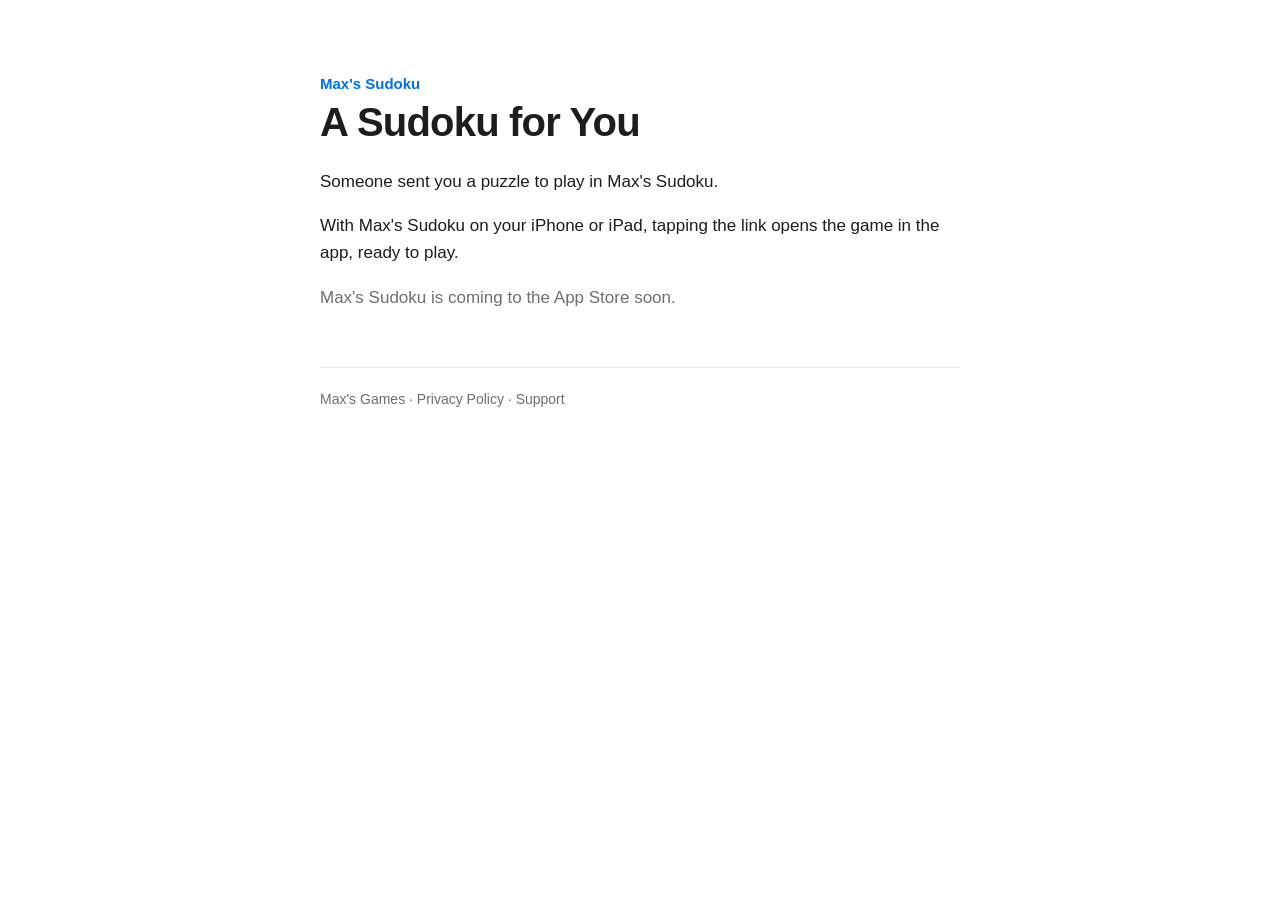
<file: sudoku/play/index.html>
<!doctype html>
<html lang="en">
<head>
<meta charset="utf-8">
<meta name="viewport" content="width=device-width, initial-scale=1">
<title>A Sudoku for You · Max's Sudoku</title>
<meta name="description" content="Someone sent you a Sudoku to play in Max's Sudoku.">
<meta property="og:title" content="A Sudoku for You">
<meta property="og:description" content="Play it in Max's Sudoku.">
<link rel="stylesheet" href="../../style.css">
<style>
  /* The board as the app draws it on the plain paper background (Paper and
     PaperSurfaceView in the app): a card of paper, its face set in a fine edge that's
     thicker along the foot, a soft shadow beneath, fine grain in the face; fine lines
     between cells and firmer ones round the boxes, in a warm ink; the given digits in
     the system font, medium, at 60% of a cell. */
  .board-wrap {
    width: min(100%, 440px);
    margin: 8px 0 32px;
    container-type: inline-size;
  }
  .board {
    --face: rgb(255 254 252);
    --edge-top: rgb(224 223 219);
    --edge-foot: rgb(204 203 199);
    --cell-line: rgb(38 36 33 / 0.17);
    --box-line: rgb(38 36 33 / 0.66);
    --digit: #1d1d1f;
    --grain-blend: multiply;
    --grain: 0.06;
    --radius: max(12px, 3.4cqw);
    padding: 1.5px 1.5px 4px;
    border-radius: var(--radius);
    background: linear-gradient(var(--edge-top), var(--edge-foot));
    box-shadow: 0 6px 28px rgb(0 0 0 / 0.1), 0 0.5px 1.5px rgb(0 0 0 / 0.06);
  }
  @media (prefers-color-scheme: dark) {
    .board {
      --face: rgb(13 13 13);
      --edge-top: rgb(33 33 33);
      --edge-foot: rgb(24 24 24);
      --cell-line: rgb(255 255 255 / 0.13);
      --box-line: rgb(255 255 255 / 0.46);
      --digit: #f5f5f7;
      --grain-blend: screen;
      --grain: 0.04;
      box-shadow: none;
    }
  }
  .face {
    position: relative;
    display: grid;
    grid-template-columns: repeat(9, 1fr);
    aspect-ratio: 1;
    border-radius: calc(var(--radius) - 1.5px);
    overflow: hidden;
    isolation: isolate;
    background: var(--face);
    container-type: inline-size;
  }
  .face::before {
    content: "";
    position: absolute;
    inset: 0;
    z-index: -1;
    opacity: var(--grain);
    mix-blend-mode: var(--grain-blend);
    background: url("data:image/svg+xml,%3Csvg xmlns='http://www.w3.org/2000/svg' width='160' height='160'%3E%3Cfilter id='n'%3E%3CfeTurbulence type='fractalNoise' baseFrequency='1.4' numOctaves='2' stitchTiles='stitch'/%3E%3CfeColorMatrix type='saturate' values='0'/%3E%3C/filter%3E%3Crect width='160' height='160' filter='url(%23n)'/%3E%3C/svg%3E");
  }
  .lines {
    position: absolute;
    inset: 0;
    width: 100%;
    height: 100%;
    pointer-events: none;
  }
  .lines .cell { stroke: var(--cell-line); stroke-width: 0.6px; }
  .lines .box { stroke: var(--box-line); stroke-width: 1.25px; }
  .face div {
    display: flex;
    align-items: center;
    justify-content: center;
    aspect-ratio: 1;
    position: relative;
    color: var(--digit);
    font: 500 calc(100cqw / 9 * 0.6) / 1 -apple-system, BlinkMacSystemFont, "Helvetica Neue", Helvetica, Arial, sans-serif;
  }
  .note { color: var(--muted); }
</style>
</head>
<body>
<main>
<p class="app">Max's Sudoku</p>
<h1 id="title">A Sudoku for You</h1>
<p id="lead">Someone sent you a puzzle to play in Max's Sudoku.</p>
<div class="board-wrap" id="board" hidden>
<div class="board"><div class="face" id="cells">
<svg class="lines" viewBox="0 0 9 9" preserveAspectRatio="none" aria-hidden="true">
<g class="cell">
<path vector-effect="non-scaling-stroke" d="M1 0V9M2 0V9M4 0V9M5 0V9M7 0V9M8 0V9M0 1H9M0 2H9M0 4H9M0 5H9M0 7H9M0 8H9"/>
</g>
<g class="box">
<path vector-effect="non-scaling-stroke" d="M3 0V9M6 0V9M0 3H9M0 6H9"/>
</g>
</svg>
</div></div>
</div>
<p>With Max's Sudoku on your iPhone or iPad, tapping the link opens the game in the app, ready to play.</p>
<p class="note">Max's Sudoku is coming to the App Store soon.</p>
<footer>Max's Games · <a href="../privacy/">Privacy Policy</a> · <a href="../support/">Support</a></footer>
</main>
<script>
// The game is in the link after the #, which the browser never sends here: the app's
// packed game log (GameLog.encoded), base64url. Only its puzzle is read, to draw it.
(function () {
  var fragment = location.hash.slice(1);
  if (!fragment) return;
  var plain = fragment.replace(/-/g, "+").replace(/_/g, "/");
  while (plain.length % 4) plain += "=";
  var bytes;
  try { bytes = atob(plain); } catch (e) { return; }
  var position = 0;
  function read(width) {
    var value = 0;
    for (var i = 0; i < width; i++) {
      var byte = position >> 3;
      if (byte >= bytes.length) throw new Error("short");
      value = value * 2 + ((bytes.charCodeAt(byte) >> (7 - (position & 7))) & 1);
      position++;
    }
    return value;
  }
  function readGolomb(order) {
    var zeros = 0;
    while (read(1) === 0) zeros++;
    position--;
    return read(zeros + order + 1) - Math.pow(2, order);
  }
  try {
    var version = read(4);
    if (version < 1 || version > 3) return;
    var difficulty = ["Easy", "Medium", "Hard", "Expert"][read(2)];
    if (version >= 3) read(2);
    read(32);
    readGolomb(10);
    var given = [];
    for (var i = 0; i < 81; i++) given.push(read(1) === 1);
    var cells = document.getElementById("cells");
    for (var j = 0; j < 81; j++) {
      var cell = document.createElement("div");
      if (given[j]) cell.textContent = read(4);
      cells.appendChild(cell);
    }
    document.getElementById("board").hidden = false;
    document.getElementById("title").textContent = "A " + difficulty + " Sudoku for You";
  } catch (e) {}
})();
</script>
</body>
</html>
</file>
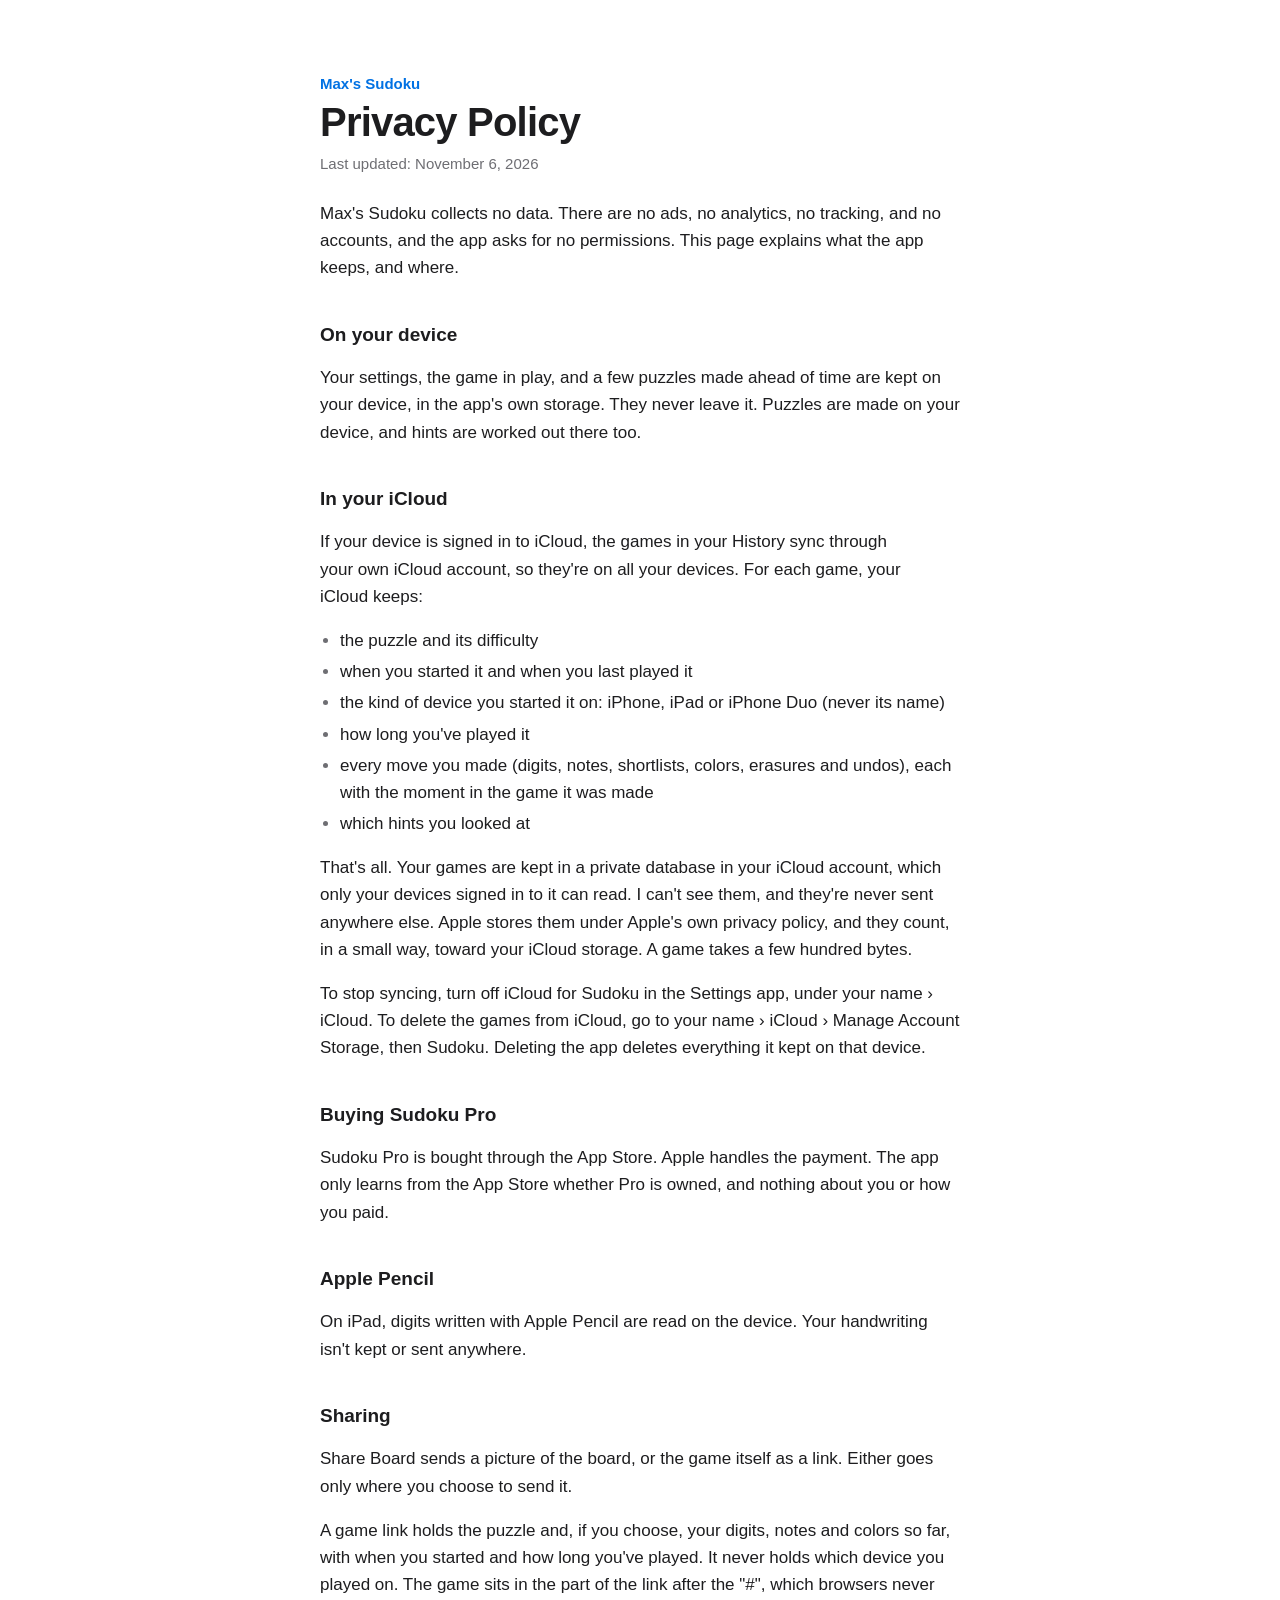
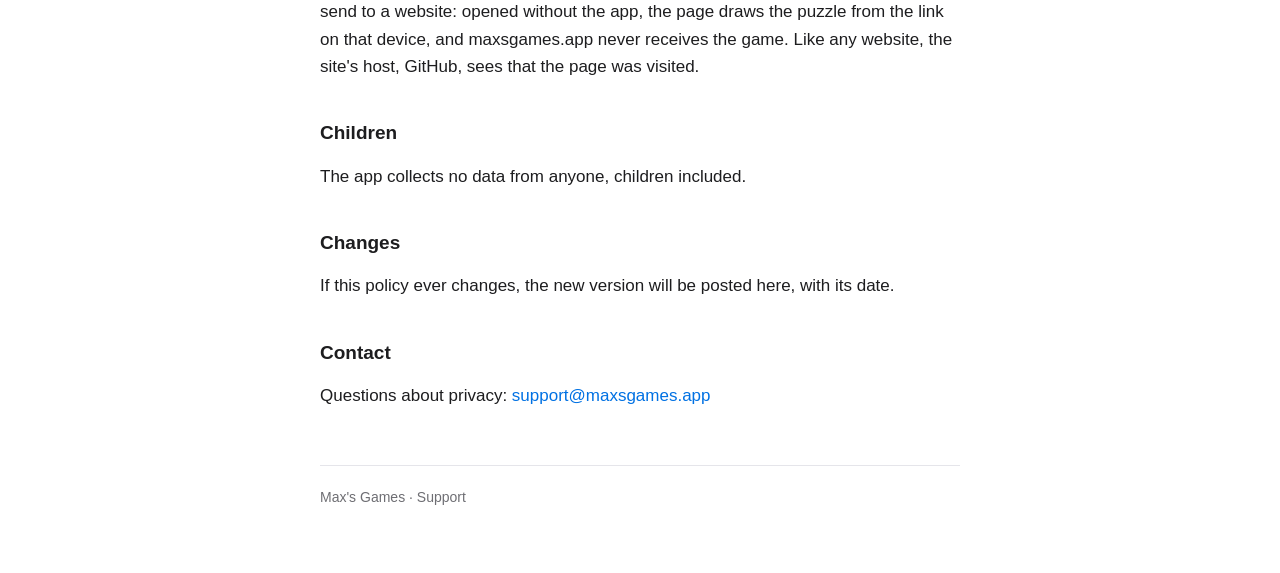
<file: sudoku/privacy/index.html>
<!doctype html>
<html lang="en">
<head>
<meta charset="utf-8">
<meta name="viewport" content="width=device-width, initial-scale=1">
<title>Privacy Policy · Max's Sudoku</title>
<link rel="stylesheet" href="../../style.css">
</head>
<body>
<main>
<p class="app">Max's Sudoku</p>
<h1>Privacy Policy</h1>
<p class="date">Last updated: November 6, 2026</p>

<p>Max's Sudoku collects no data. There are no ads, no analytics, no tracking, and no accounts, and the app asks for no permissions. This page explains what the app keeps, and where.</p>

<h2>On your device</h2>
<p>Your settings, the game in play, and a few puzzles made ahead of time are kept on your device, in the app's own storage. They never leave it. Puzzles are made on your device, and hints are worked out there too.</p>

<h2>In your iCloud</h2>
<p>If your device is signed in to iCloud, the games in your History sync through your own iCloud account, so they're on all your devices. For each game, your iCloud keeps:</p>
<ul>
<li>the puzzle and its difficulty</li>
<li>when you started it and when you last played it</li>
<li>the kind of device you started it on: iPhone, iPad or iPhone Duo (never its name)</li>
<li>how long you've played it</li>
<li>every move you made (digits, notes, shortlists, colors, erasures and undos), each with the moment in the game it was made</li>
<li>which hints you looked at</li>
</ul>
<p>That's all. Your games are kept in a private database in your iCloud account, which only your devices signed in to it can read. I can't see them, and they're never sent anywhere else. Apple stores them under Apple's own privacy policy, and they count, in a small way, toward your iCloud storage. A game takes a few hundred bytes.</p>
<p>To stop syncing, turn off iCloud for Sudoku in the Settings app, under your name › iCloud. To delete the games from iCloud, go to your name › iCloud › Manage Account Storage, then Sudoku. Deleting the app deletes everything it kept on that device.</p>

<h2>Buying Sudoku Pro</h2>
<p>Sudoku Pro is bought through the App Store. Apple handles the payment. The app only learns from the App Store whether Pro is owned, and nothing about you or how you paid.</p>

<h2>Apple Pencil</h2>
<p>On iPad, digits written with Apple Pencil are read on the device. Your handwriting isn't kept or sent anywhere.</p>

<h2>Sharing</h2>
<p>Share Board sends a picture of the board, or the game itself as a link. Either goes only where you choose to send it.</p>
<p>A game link holds the puzzle and, if you choose, your digits, notes and colors so far, with when you started and how long you've played. It never holds which device you played on. The game sits in the part of the link after the "#", which browsers never send to a website: opened without the app, the page draws the puzzle from the link on that device, and maxsgames.app never receives the game. Like any website, the site's host, GitHub, sees that the page was visited.</p>

<h2>Children</h2>
<p>The app collects no data from anyone, children included.</p>

<h2>Changes</h2>
<p>If this policy ever changes, the new version will be posted here, with its date.</p>

<h2>Contact</h2>
<p>Questions about privacy: <a href="mailto:support@maxsgames.app">support@maxsgames.app</a></p>

<footer>Max's Games · <a href="../support/">Support</a></footer>
</main>
</body>
</html>
</file>
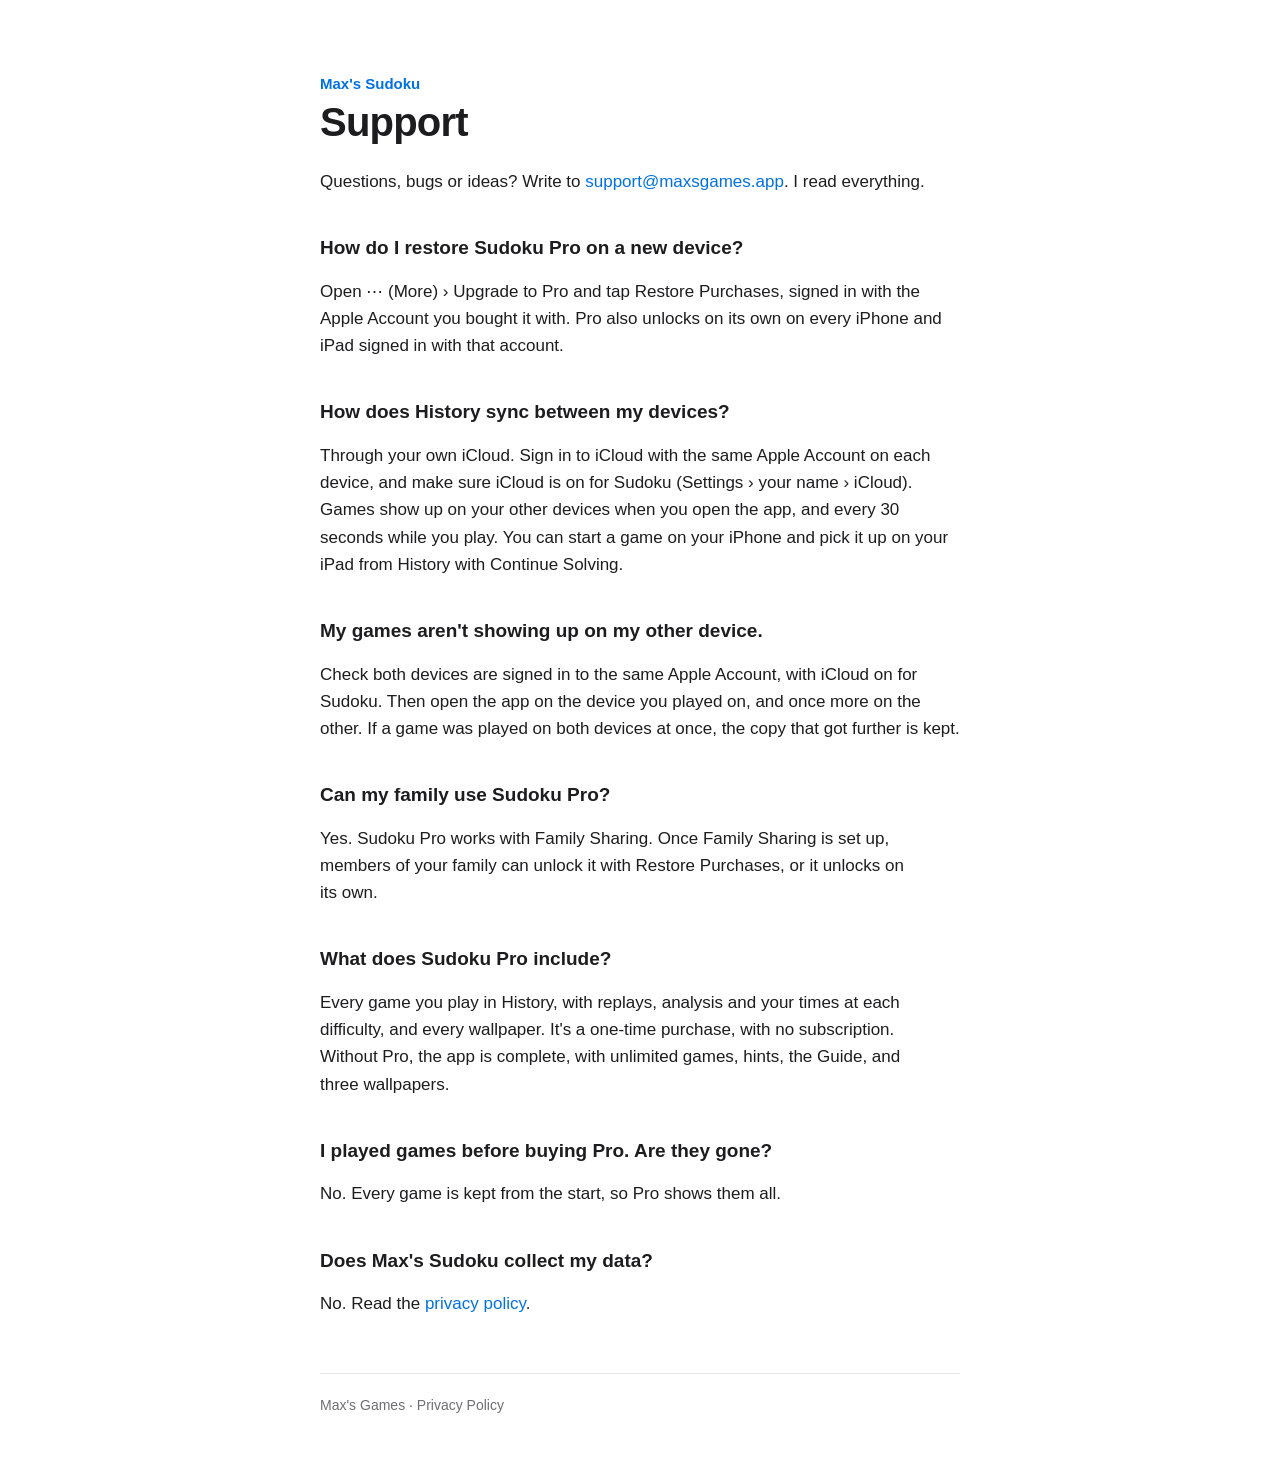
<file: sudoku/support/index.html>
<!doctype html>
<html lang="en">
<head>
<meta charset="utf-8">
<meta name="viewport" content="width=device-width, initial-scale=1">
<title>Support · Max's Sudoku</title>
<link rel="stylesheet" href="../../style.css">
</head>
<body>
<main>
<p class="app">Max's Sudoku</p>
<h1>Support</h1>

<p>Questions, bugs or ideas? Write to <a href="mailto:support@maxsgames.app">support@maxsgames.app</a>. I read everything.</p>

<h2>How do I restore Sudoku Pro on a new device?</h2>
<p>Open ⋯ (More) › Upgrade to Pro and tap Restore Purchases, signed in with the Apple Account you bought it with. Pro also unlocks on its own on every iPhone and iPad signed in with that account.</p>

<h2>How does History sync between my devices?</h2>
<p>Through your own iCloud. Sign in to iCloud with the same Apple Account on each device, and make sure iCloud is on for Sudoku (Settings › your name › iCloud). Games show up on your other devices when you open the app, and every 30 seconds while you play. You can start a game on your iPhone and pick it up on your iPad from History with Continue Solving.</p>

<h2>My games aren't showing up on my other device.</h2>
<p>Check both devices are signed in to the same Apple Account, with iCloud on for Sudoku. Then open the app on the device you played on, and once more on the other. If a game was played on both devices at once, the copy that got further is kept.</p>

<h2>Can my family use Sudoku Pro?</h2>
<p>Yes. Sudoku Pro works with Family Sharing. Once Family Sharing is set up, members of your family can unlock it with Restore Purchases, or it unlocks on its own.</p>

<h2>What does Sudoku Pro include?</h2>
<p>Every game you play in History, with replays, analysis and your times at each difficulty, and every wallpaper. It's a one-time purchase, with no subscription. Without Pro, the app is complete, with unlimited games, hints, the Guide, and three wallpapers.</p>

<h2>I played games before buying Pro. Are they gone?</h2>
<p>No. Every game is kept from the start, so Pro shows them all.</p>

<h2>Does Max's Sudoku collect my data?</h2>
<p>No. Read the <a href="../privacy/">privacy policy</a>.</p>

<footer>Max's Games · <a href="../privacy/">Privacy Policy</a></footer>
</main>
</body>
</html>
</file>
<file: style.css>
:root {
  color-scheme: light dark;
  --text: #1d1d1f;
  --muted: #6e6e73;
  --ground: #ffffff;
  --rule: #e5e5ea;
  --accent: #0071e3;
}

@media (prefers-color-scheme: dark) {
  :root {
    --text: #f5f5f7;
    --muted: #98989d;
    --ground: #0b0b0c;
    --rule: #2c2c2e;
    --accent: #2997ff;
  }
}

body {
  margin: 0;
  background: var(--ground);
  color: var(--text);
  font: 17px/1.6 -apple-system, BlinkMacSystemFont, "Helvetica Neue", Helvetica, Arial, sans-serif;
  -webkit-font-smoothing: antialiased;
  -webkit-text-size-adjust: 100%;
}

main {
  max-width: 640px;
  margin: 0 auto;
  padding: 72px 24px 64px;
}

h1, h2, .app {
  font-family: ui-rounded, -apple-system, BlinkMacSystemFont, "Helvetica Neue", Helvetica, Arial, sans-serif;
  text-wrap: balance;
}

p, li {
  text-wrap: pretty;
}

.app {
  margin: 0;
  color: var(--accent);
  font-size: 15px;
  font-weight: 600;
}

h1 {
  margin: 4px 0 24px;
  font-size: 40px;
  line-height: 1.1;
  letter-spacing: -0.02em;
}

h2 {
  margin: 40px 0 6px;
  font-size: 19px;
  line-height: 1.35;
}

.date {
  margin: -16px 0 24px;
  color: var(--muted);
  font-size: 15px;
}

a {
  color: var(--accent);
  text-decoration: none;
}

a:hover {
  text-decoration: underline;
  text-underline-offset: 2px;
}

ul {
  padding-left: 20px;
}

li + li {
  margin-top: 4px;
}

li::marker {
  color: var(--muted);
}

footer {
  margin-top: 56px;
  padding-top: 20px;
  border-top: 1px solid var(--rule);
  color: var(--muted);
  font-size: 14px;
}

footer a {
  color: var(--muted);
}

@media (max-width: 480px) {
  main {
    padding: 40px 16px 48px;
  }

  h1 {
    font-size: 32px;
  }
}
</file>
